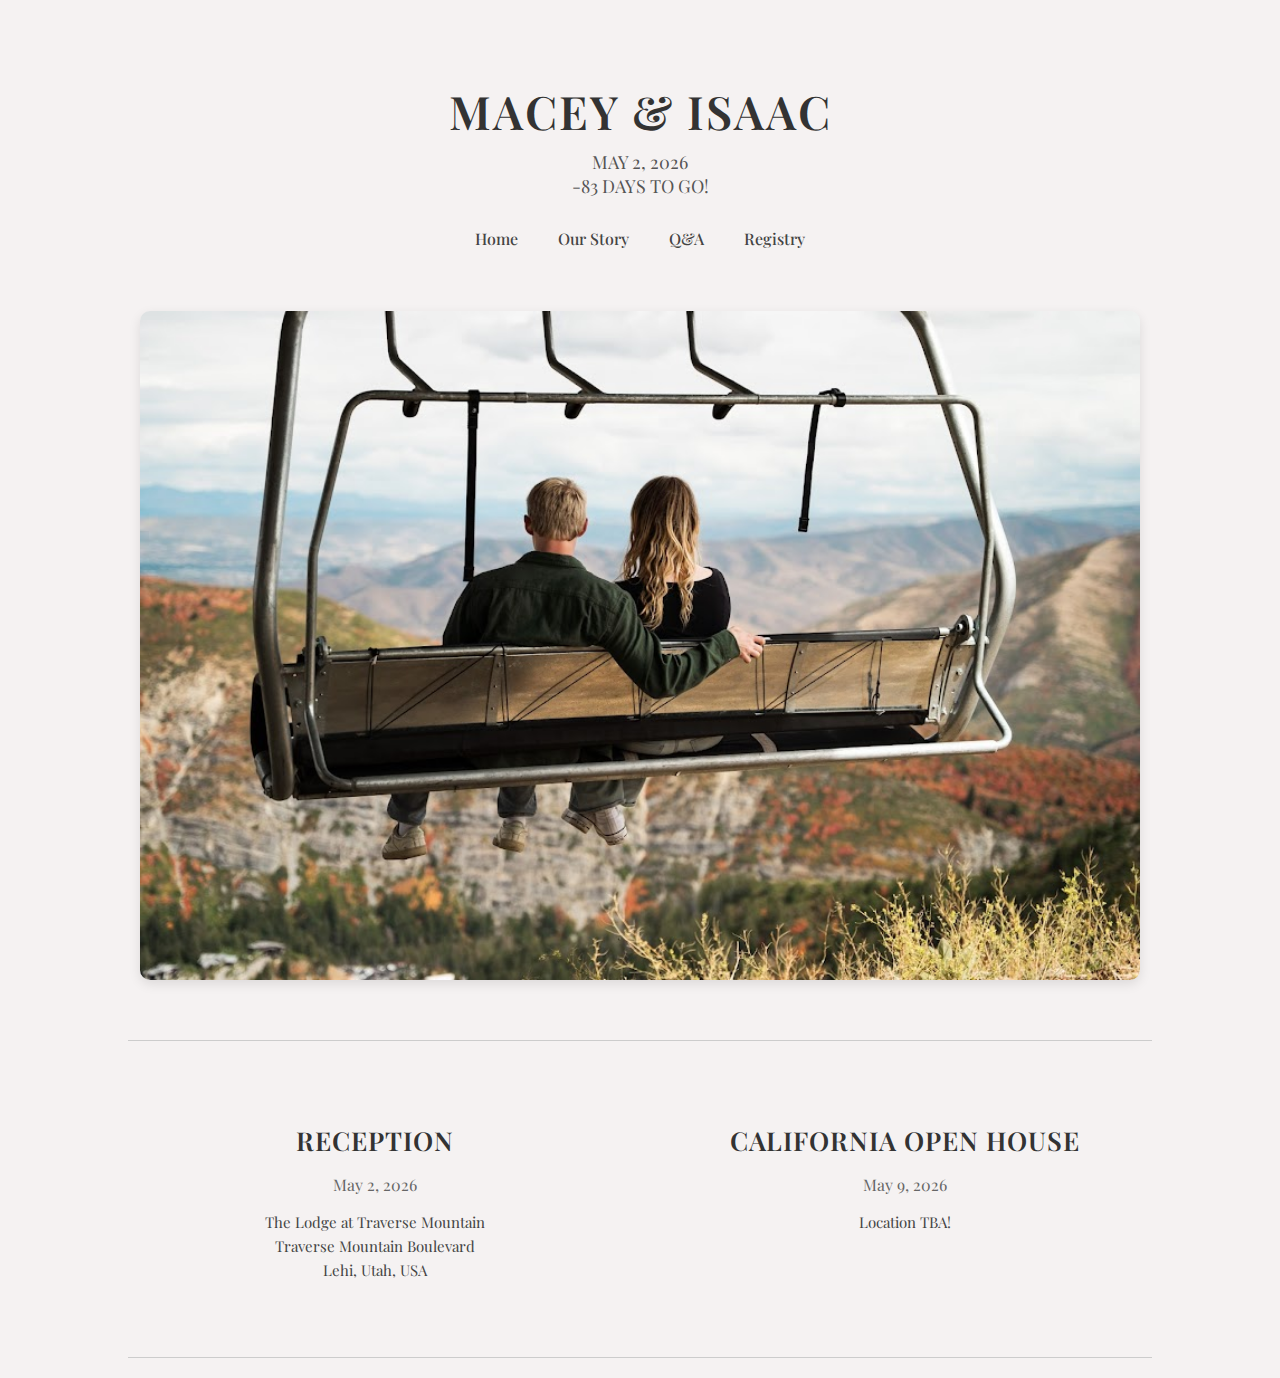
<file: index.html>
<!DOCTYPE html>
<html lang="en">
	<head>
		<meta charset="UTF-8" />
		<meta name="viewport" content="width=device-width, initial-scale=1.0" />
		<title>Macey & Isaac</title>
		<link rel="stylesheet" href="styles/home-styles.css" />
		<link href="https://fonts.googleapis.com/css2?family=Playfair+Display&display=swap" rel="stylesheet" />
		<link rel="icon" type="image/x-icon" href="favicon.png" />
	</head>
	<body>
		<header class="hero">
			<h1 class="names">MACEY & ISAAC</h1>

			<p class="date">
				MAY 2, 2026<br />
				<span id="days" class="countdown"></span> DAYS TO GO!
			</p>

			<script>
				// Set your wedding date (year, month - 1, day)
				const weddingDate = new Date(2026, 4, 2); // May 2, 2026

				function updateCountdown() {
					const now = new Date();
					const diff = weddingDate - now;
					const days = Math.ceil(diff / (1000 * 60 * 60 * 24));
					document.getElementById("days").textContent = days;
				}

				updateCountdown();
				setInterval(updateCountdown, 1000 * 60 * 60); // update every hour
			</script>

			<button class="menu-toggle" aria-label="Toggle menu">
				<span></span>
				<span></span>
				<span></span>
			</button>

			<nav class="nav">
				<a href="#">Home</a>
				<a href="html/ourstory.html">Our Story</a>
				<a href="html/q-and-a.html">Q&A</a>
				<a href="https://www.amazon.com/hz/wishlist/ls/2C523YDBJEFOI?ref=cm_sw_em_r_un_un_XYK5Imj1GsleZ">Registry</a>
			</nav>
		</header>

		<section class="photo">
			<img src="photo.jpg" alt="Isaac and Macey" />
		</section>
		<hr class="divider" />

		<section class="event-container">
			<div class="event-column">
				<h2>Reception</h2>
				<p class="event-date">May 2, 2026</p>
				<p class="location">
					The Lodge at Traverse Mountain<br />
					Traverse Mountain Boulevard<br />
					Lehi, Utah, USA
				</p>
			</div>

			<div class="event-column">
				<h2>California Open House</h2>
				<p class="event-date">May 9, 2026</p>
				<p class="location">Location TBA!</p>
			</div>
		</section>

		<hr class="divider" />

		<script>
			document.querySelector('.menu-toggle').addEventListener('click', function() {
				document.querySelector('.nav').classList.toggle('active');
			});
		</script>
	</body>
</html>
</file>
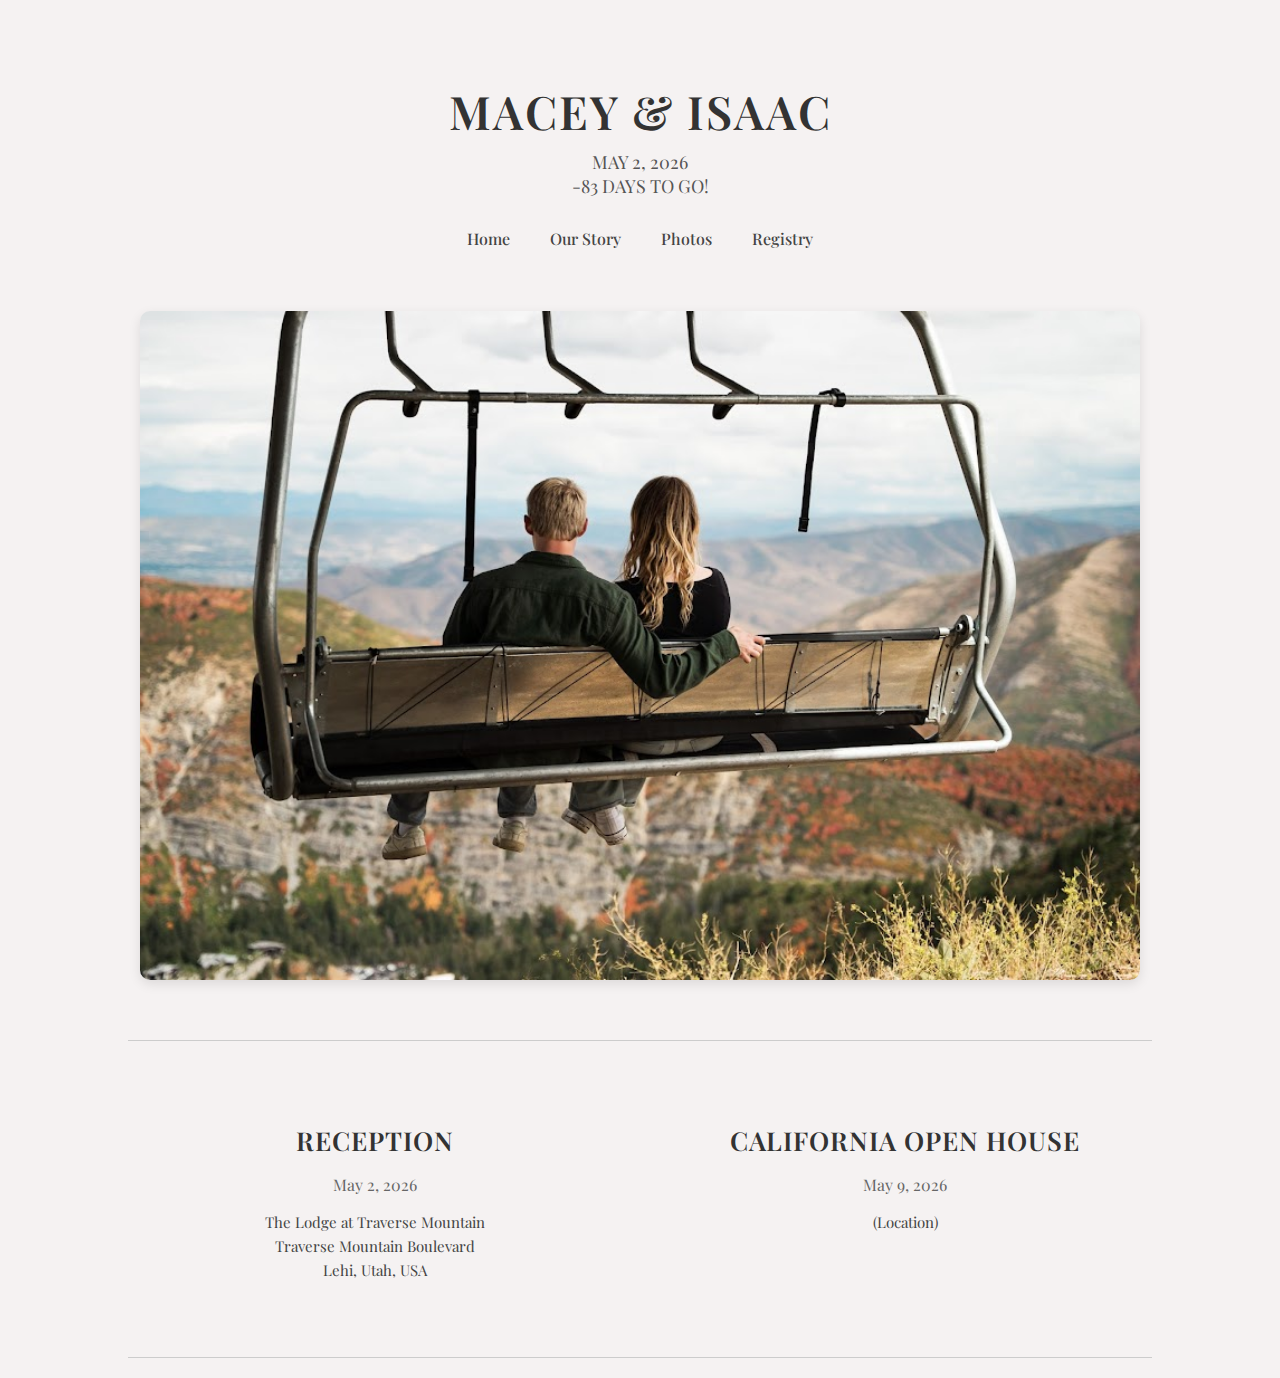
<file: home.html>
<!DOCTYPE html>
<html lang="en">
	<head>
		<meta charset="UTF-8" />
		<meta name="viewport" content="width=device-width, initial-scale=1.0" />
		<title>Isaac & Macey - Wedding</title>
		<link rel="stylesheet" href="style.css" />
		<link href="https://fonts.googleapis.com/css2?family=Playfair+Display&display=swap" rel="stylesheet" />
	</head>
	<body>
		<header class="hero">
			<h1 class="names">MACEY & ISAAC</h1>

			<p class="date">
				MAY 2, 2026<br />
				<span id="days" class="countdown"></span> DAYS TO GO!
			</p>

			<script>
				// Set your wedding date (year, month - 1, day)
				const weddingDate = new Date(2026, 4, 2); // May 2, 2026

				function updateCountdown() {
					const now = new Date();
					const diff = weddingDate - now;
					const days = Math.ceil(diff / (1000 * 60 * 60 * 24));
					document.getElementById("days").textContent = days;
				}

				updateCountdown();
				setInterval(updateCountdown, 1000 * 60 * 60); // update every hour
			</script>

			<nav class="nav">
				<a href="#">Home</a>
				<a href="ourstory.html">Our Story</a>
				<a href="#">Photos</a>
				<a href="#">Registry</a>
			</nav>
		</header>

		<section class="photo">
			<img src="photo.jpg" alt="Isaac and Macey" />
		</section>
		<hr class="divider" />

		<section class="event-container">
			<div class="event-column">
				<h2>Reception</h2>
				<p class="event-date">May 2, 2026</p>
				<p class="location">
					The Lodge at Traverse Mountain<br />
					Traverse Mountain Boulevard<br />
					Lehi, Utah, USA
				</p>
			</div>

			<div class="event-column">
				<h2>California Open House</h2>
				<p class="event-date">May 9, 2026</p>
				<p class="location">(Location)</p>
			</div>
		</section>

		<hr class="divider" />
	</body>
</html>
</file>
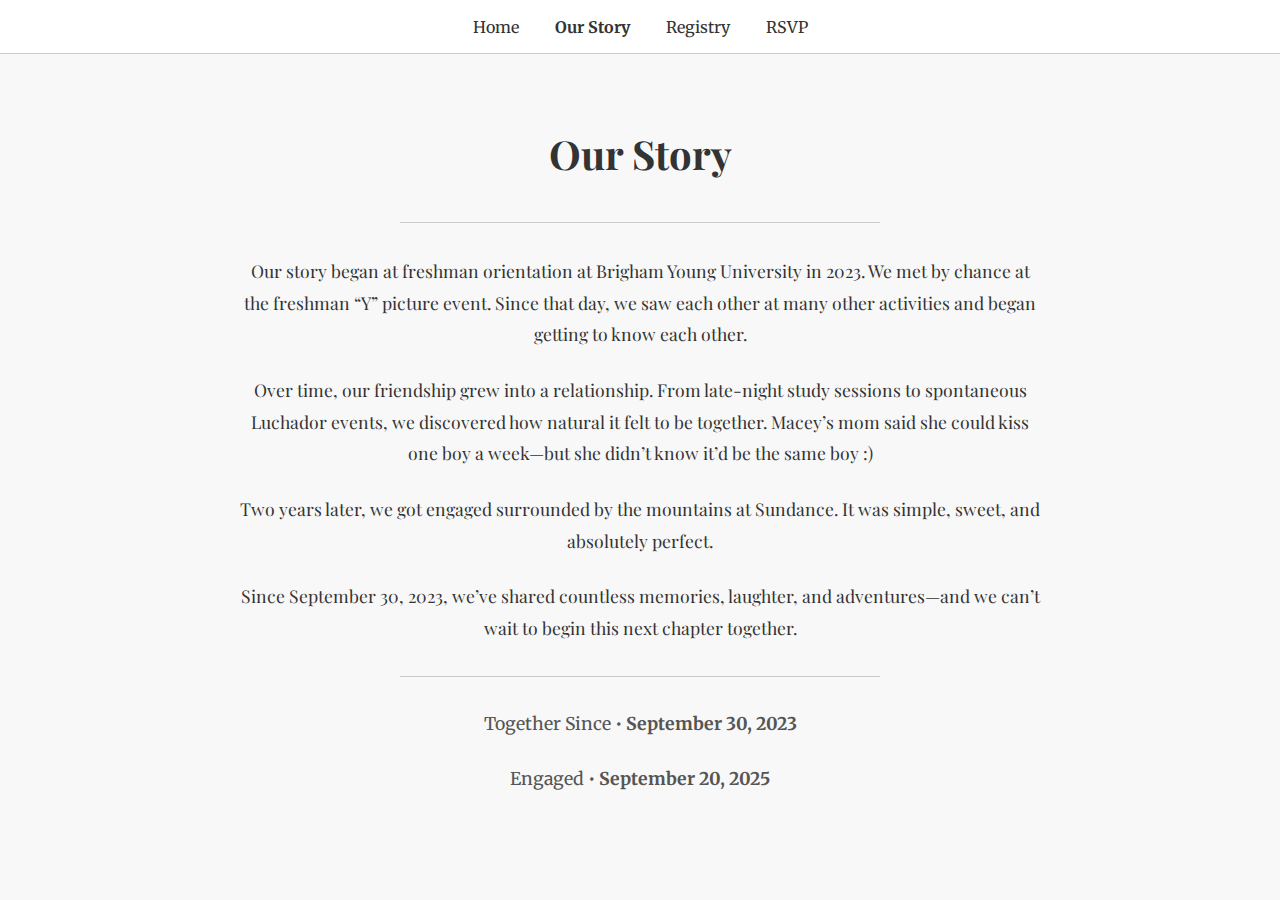
<file: ourstory.html>
<!DOCTYPE html>
<html lang="en">
	<head>
		<meta charset="UTF-8" />
		<meta name="viewport" content="width=device-width, initial-scale=1.0" />
		<title>Our Story</title>
		<link href="https://fonts.googleapis.com/css2?family=Playfair+Display&family=Merriweather:wght@400;700&display=swap" rel="stylesheet" />
		<link rel="stylesheet" href="ourstory.css" />
	</head>
	<body>
		<nav>
			<a href="home.html">Home</a>
			<a href="ourstory.html" class="active">Our Story</a>
			<a href="registry.html">Registry</a>
			<a href="rsvp.html">RSVP</a>
		</nav>

		<section class="story-container">
			<h1>Our Story</h1>
			<hr />

			<p>
				Our story began at freshman orientation at Brigham Young University in 2023. We met by chance at the freshman “Y” picture event. Since that day, we
				saw each other at many other activities and began getting to know each other.
			</p>

			<p>
				Over time, our friendship grew into a relationship. From late-night study sessions to spontaneous Luchador events, we discovered how natural it felt
				to be together. Macey’s mom said she could kiss one boy a week—but she didn’t know it’d be the same boy :)
			</p>

			<p>Two years later, we got engaged surrounded by the mountains at Sundance. It was simple, sweet, and absolutely perfect.</p>

			<p>Since September 30, 2023, we’ve shared countless memories, laughter, and adventures—and we can’t wait to begin this next chapter together.</p>

			<hr />
			<div class="dates">
				<p>Together Since • <strong>September 30, 2023</strong></p>
				<p>Engaged • <strong>September 20, 2025</strong></p>
			</div>
		</section>
	</body>
</html>
</file>
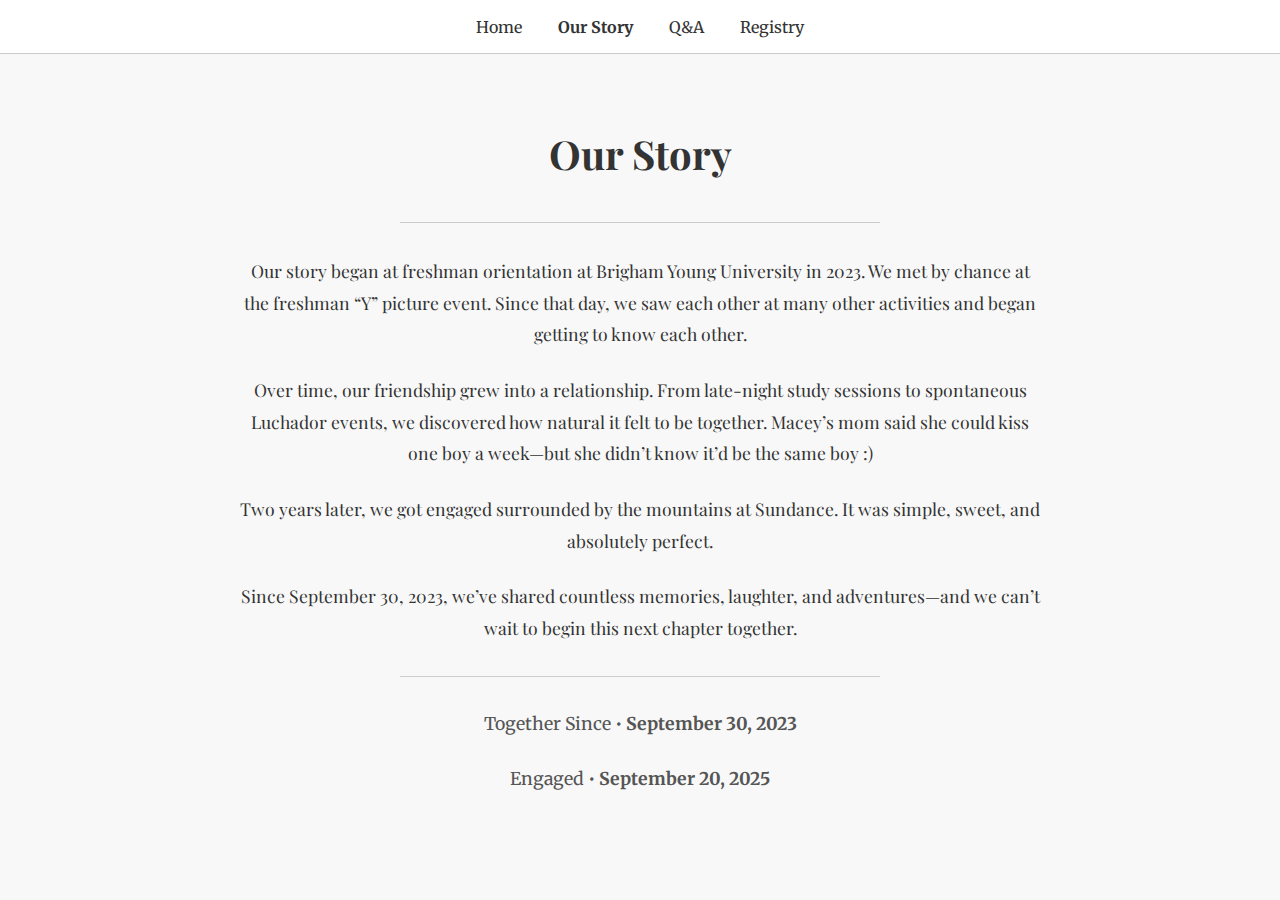
<file: html/ourstory.html>
<!DOCTYPE html>
<html lang="en">
	<head>
		<meta charset="UTF-8" />
		<meta name="viewport" content="width=device-width, initial-scale=1.0" />
		<title>Our Story | Macey & Isaac</title>
		<link href="https://fonts.googleapis.com/css2?family=Playfair+Display&family=Merriweather:wght@400;700&display=swap" rel="stylesheet" />
		<link rel="stylesheet" href="../styles/styles.css" />
		<link rel="icon" type="image/x-icon" href="../favicon.png" />
	</head>
	<body>
		<button class="menu-toggle" aria-label="Toggle menu">
			<span></span>
			<span></span>
			<span></span>
		</button>
		<nav>
			<a href="../index.html">Home</a>
			<a href="#" class="active">Our Story</a>
			<a href="q-and-a.html">Q&A</a>
			<a href="../registry" target="_blank">Registry</a>
		</nav>

		<section class="story-container">
			<h1>Our Story</h1>
			<hr />

			<p>
				Our story began at freshman orientation at Brigham Young University in 2023. We met by chance at the freshman “Y” picture event. Since that day, we
				saw each other at many other activities and began getting to know each other.
			</p>

			<p>
				Over time, our friendship grew into a relationship. From late-night study sessions to spontaneous Luchador events, we discovered how natural it felt
				to be together. Macey’s mom said she could kiss one boy a week—but she didn’t know it’d be the same boy :)
			</p>

			<p>Two years later, we got engaged surrounded by the mountains at Sundance. It was simple, sweet, and absolutely perfect.</p>

			<p>Since September 30, 2023, we’ve shared countless memories, laughter, and adventures—and we can’t wait to begin this next chapter together.</p>

			<hr />
			<div class="dates">
				<p>Together Since • <strong>September 30, 2023</strong></p>
				<p>Engaged • <strong>September 20, 2025</strong></p>
			</div>
		</section>

		<script>
			document.querySelector('.menu-toggle').addEventListener('click', function() {
				document.querySelector('nav').classList.toggle('active');
			});
		</script>
	</body>
</html>
</file>
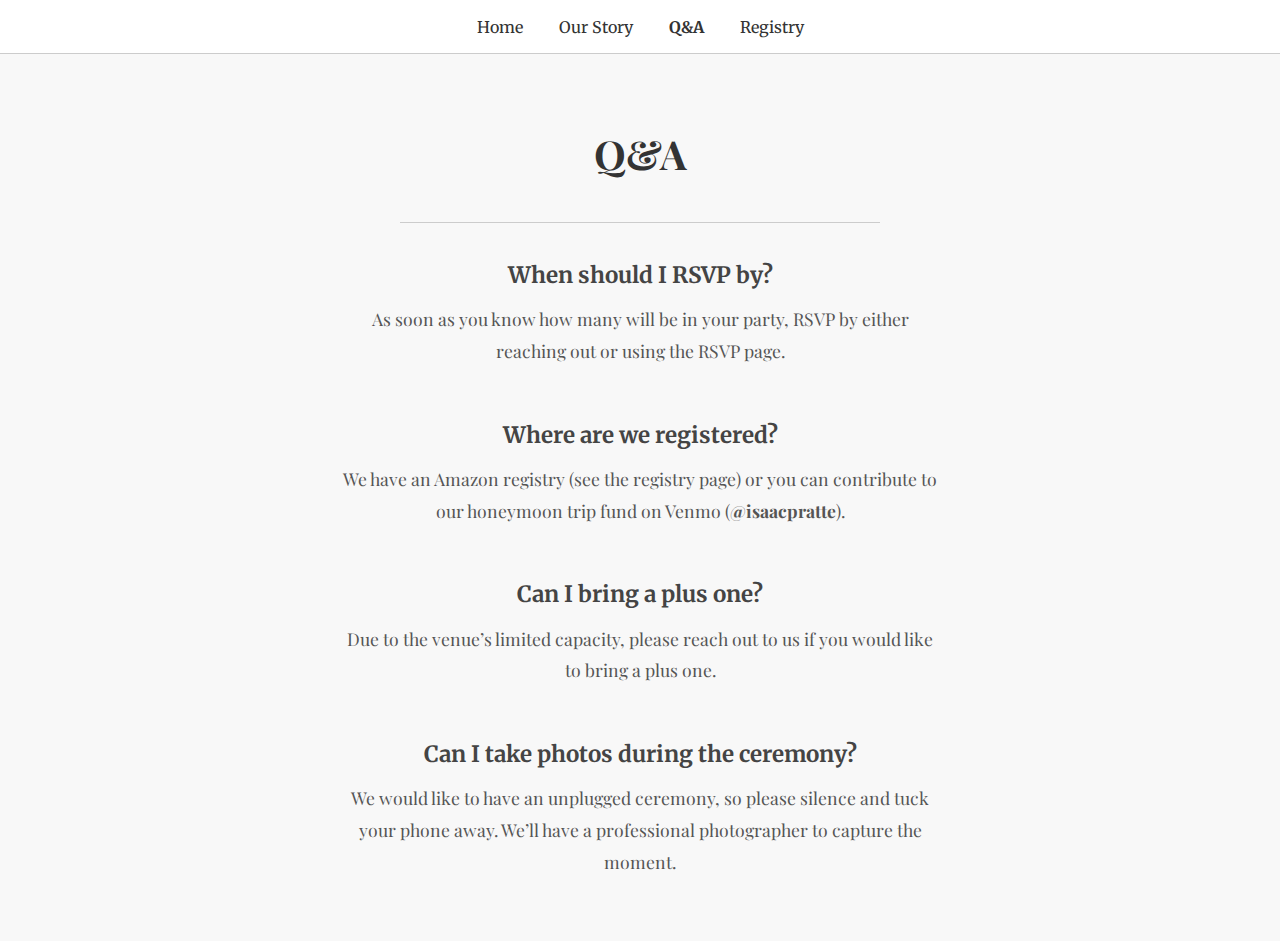
<file: html/q-and-a.html>
<!DOCTYPE html>
<html lang="en">
	<head>
		<meta charset="UTF-8" />
		<meta name="viewport" content="width=device-width, initial-scale=1.0" />
		<title>Q&A | Macey & Isaac</title>
		<link href="https://fonts.googleapis.com/css2?family=Playfair+Display&family=Merriweather:wght@400;700&display=swap" rel="stylesheet" />
		<link rel="stylesheet" href="../styles/styles.css" />
		<link rel="icon" type="image/x-icon" href="../favicon.png" />
	</head>
	<body>
		<button class="menu-toggle" aria-label="Toggle menu">
			<span></span>
			<span></span>
			<span></span>
		</button>
		<nav>
			<a href="../index.html">Home</a>
			<a href="ourstory.html">Our Story</a>
			<a href="#" class="active">Q&A</a>
			<a href="https://www.amazon.com/hz/wishlist/ls/2C523YDBJEFOI?ref=cm_sw_em_r_un_un_XYK5Imj1GsleZ" target="_blank">Registry</a>
		</nav>

		<section class="qa-container">
			<h1>Q&amp;A</h1>
			<hr />

			<div class="qa-item">
				<h2>When should I RSVP by?</h2>
				<p>As soon as you know how many will be in your party, RSVP by either reaching out or using the RSVP page.</p>
			</div>

			<div class="qa-item">
				<h2>Where are we registered?</h2>
				<p>We have an Amazon registry (see the registry page) or you can contribute to our honeymoon trip fund on Venmo (<strong>@isaacpratte</strong>).</p>
			</div>

			<div class="qa-item">
				<h2>Can I bring a plus one?</h2>
				<p>Due to the venue’s limited capacity, please reach out to us if you would like to bring a plus one.</p>
			</div>

			<div class="qa-item">
				<h2>Can I take photos during the ceremony?</h2>
				<p>
					We would like to have an unplugged ceremony, so please silence and tuck your phone away. We’ll have a professional photographer to capture the
					moment.
				</p>
			</div>
		</section>

	
		<script>
			document.querySelector('.menu-toggle').addEventListener('click', function() {
				document.querySelector('nav').classList.toggle('active');
			});
		</script>
	</body>
</html>
</file>
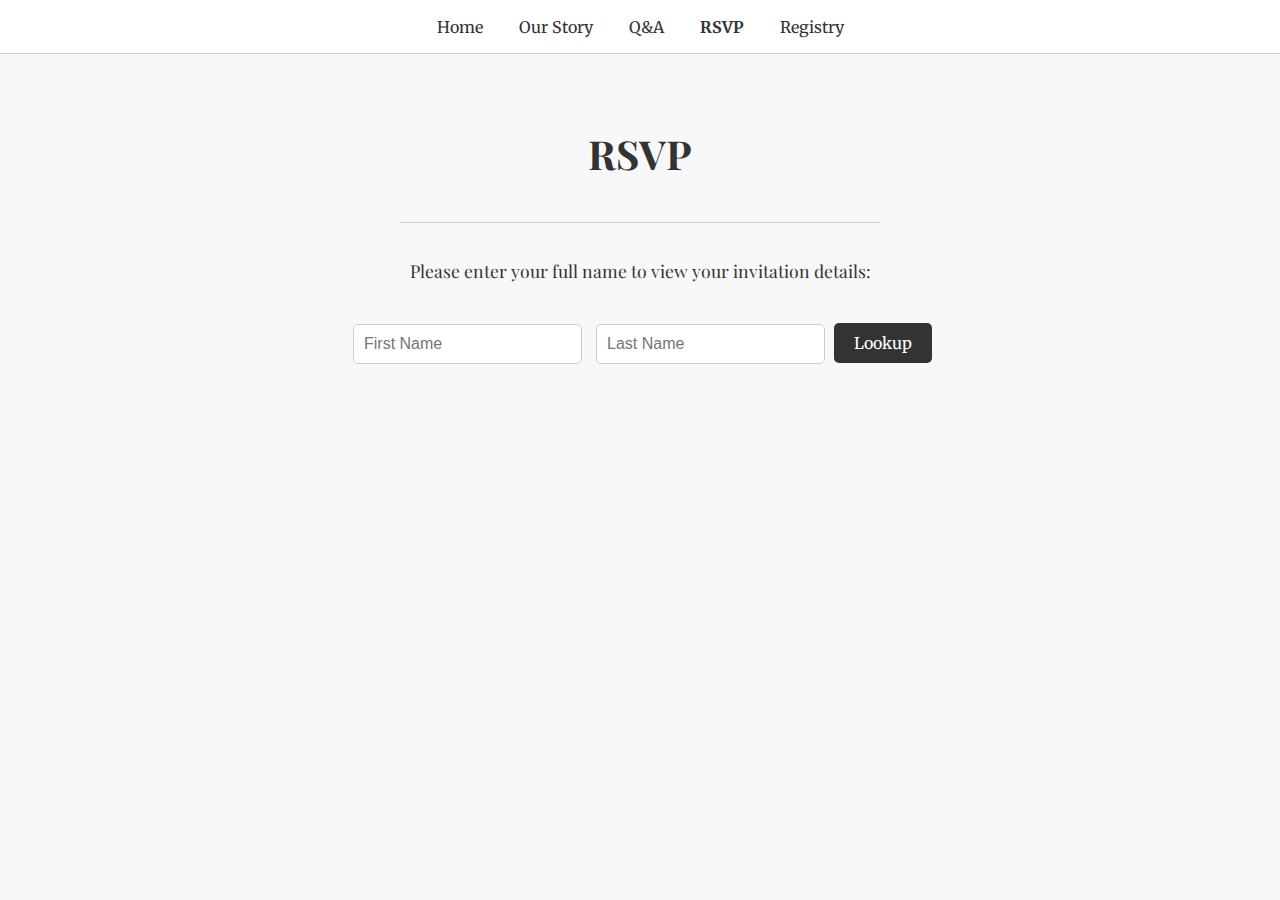
<file: html/rsvp.html>
<!DOCTYPE html>
<html lang="en">
	<head>
		<meta charset="UTF-8" />
		<meta name="viewport" content="width=device-width, initial-scale=1.0" />
		<title>RSVP | Macey & Isaac</title>
		<link href="https://fonts.googleapis.com/css2?family=Playfair+Display&family=Merriweather:wght@400;700&display=swap" rel="stylesheet" />
		<link rel="stylesheet" href="../styles/styles.css" />
		<link rel="icon" type="image/x-icon" href="../favicon.png" />
	</head>
	<body>
		<button class="menu-toggle" aria-label="Toggle menu">
			<span></span>
			<span></span>
			<span></span>
		</button>
		<nav>
			<a href="../index.html">Home</a>
			<a href="ourstory.html">Our Story</a>
			<a href="q-and-a.html">Q&A</a>
			<a href="#" class="active">RSVP</a>
			<a href="https://www.amazon.com/hz/wishlist/ls/2C523YDBJEFOI?ref=cm_sw_em_r_un_un_XYK5Imj1GsleZ" target="_blank">Registry</a>
		</nav>

		<section class="rsvp-container">
			<h1>RSVP</h1>
			<hr />

			<p>Please enter your full name to view your invitation details:</p>

			<div class="form-group">
				<input type="text" id="firstName" placeholder="First Name" required />
				<input type="text" id="lastName" placeholder="Last Name" required />
				<button onclick="lookupGuest()">Lookup</button>
			</div>

			<div id="results"></div>
		</section>

		<script>
			const scriptURL = "https://script.google.com/macros/s/AKfycbxpkNOTghFOIE2WS0VmTIMVlbh0nXrx0pGCfCeUgArcA4E0C42NMsdQYdDvH0n2Iw-o1A/exec";
			let currentGuest = null;

			async function lookupGuest() {
				const firstName = document.getElementById("firstName").value.trim();
				const lastName = document.getElementById("lastName").value.trim();
				const results = document.getElementById("results");

				if (!firstName || !lastName) {
					results.innerHTML = "<p class='error'>Please enter both first and last name.</p>";
					return;
				}

				results.innerHTML = "<p>Searching...</p>";

				try {
					const response = await fetch(`${scriptURL}?action=lookup&first=${encodeURIComponent(firstName)}&last=${encodeURIComponent(lastName)}`);
					const data = await response.json();

					if (!data.found) {
						results.innerHTML = "<p class='error'>Name not found. Please double-check your entry.</p>";
						return;
					}

					// Store guest data for submission
					currentGuest = {
						guest_id: data.guest_id,
						display_name: data.display_name,
						name_entered: `${firstName} ${lastName}`,
					};

					let html = `<h2>Welcome, ${data.display_name}!</h2><p>Please RSVP for the following events:</p><form id="rsvpForm" onsubmit="submitRSVP(event)">`;

					if (data.ceremony_invite)
						html += `<label>Ceremony: </label><select name="ceremony" required><option value="">Select...</option><option value="Yes">Yes</option><option value="No">No</option></select><br><br>`;

					if (data.reception_invite)
						html += `<label>Reception: </label><select name="reception" required><option value="">Select...</option><option value="Yes">Yes</option><option value="No">No</option></select><br><br>`;

					if (data.california_open_house_invite)
						html += `<label>California Open House: </label><select name="california" required><option value="">Select...</option><option value="Yes">Yes</option><option value="No">No</option></select><br><br>`;

					html += `
			<label>If you're filling this our for your whole family, please list everyone who will be joining you (or any additional comments):</label>
			<textarea name="comments" rows="3" style="width:100%; margin-top:5px;"></textarea>
			<br><br>
			<button type="submit">Submit RSVP</button>
		</form>`;

					results.innerHTML = html;
				} catch (err) {
					console.error(err);
					results.innerHTML = "<p class='error'>Error connecting to server. Try again later.</p>";
				}
			}

			async function submitRSVP(event) {
				event.preventDefault();

				const form = event.target;
				const formData = new FormData(form);
				const results = document.getElementById("results");

				// Build submission URL
				let submitURL = `${scriptURL}?action=submit`;
				submitURL += `&guest_id=${encodeURIComponent(currentGuest.guest_id)}`;
				submitURL += `&name_entered=${encodeURIComponent(currentGuest.name_entered)}`;
				submitURL += `&ceremony_response=${encodeURIComponent(formData.get("ceremony") || "N/A")}`;
				submitURL += `&reception_response=${encodeURIComponent(formData.get("reception") || "N/A")}`;
				submitURL += `&california_response=${encodeURIComponent(formData.get("california") || "N/A")}`;
				submitURL += `&comments=${encodeURIComponent(formData.get("comments") || "")}`;

				results.innerHTML = "<p>Submitting your RSVP...</p>";

				try {
					const response = await fetch(submitURL);
					const data = await response.json();

					if (data.success) {
						results.innerHTML = `<div style="text-align:center; padding:20px;"><h2>✓ Thank You!</h2><p>Your RSVP has been submitted successfully.</p><p>We look forward to celebrating with you!</p></div>`;
					} else {
						results.innerHTML = "<p class='error'>There was an issue submitting your RSVP. Please try again.</p>";
					}
				} catch (err) {
					console.error(err);
					results.innerHTML = "<p class='error'>Error submitting RSVP. Please try again later.</p>";
				}
			}
		</script>

		
		<script>
			document.querySelector('.menu-toggle').addEventListener('click', function() {
				document.querySelector('nav').classList.toggle('active');
			});
		</script>
	</body>
</html>
</file>
<file: styles/home-styles.css>
/* Base Styles */
body {
	margin: 0;
	padding: 0;
	font-family: "Playfair Display", serif;
	background-color: #f5f2f2;
	color: #333;
	text-align: center;
}

/* Header */
header.hero {
	padding: 80px 20px 20px;
}

.names {
	font-size: 46px;
	font-weight: 600;
	letter-spacing: 2px;
	margin: 0;
}

.date {
	font-size: 18px;
	color: #555;
	margin-top: 8px;
}

.countdown {
	display: inline;
	font-size: 18px;
	color: #555;
	margin-top: 4px;
	font-family: "Playfair Display", serif;
}

/* Navigation */
.nav {
	margin-top: 30px;
	display: flex;
	justify-content: center;
	gap: 40px;
}

.nav a {
	text-decoration: none;
	color: #444;
	font-weight: 500;
	position: relative;
	transition: color 0.3s;
}

.nav a:hover {
	color: #000;
}

.nav a::after {
	content: "";
	display: block;
	width: 0;
	height: 2px;
	background: #444;
	transition: width 0.3s;
	margin: 0 auto;
}

.nav a:hover::after {
	width: 50%;
}

/* Photo Section */
.photo img {
	width: 100%;
	max-width: 1000px;
	display: block;
	margin: 40px auto 60px;
	border-radius: 10px;
	box-shadow: 0 4px 12px rgba(0, 0, 0, 0.1);
}

/* Event Section */
.event-container {
	display: flex;
	flex-wrap: wrap;
	justify-content: center;
	align-items: flex-start;
	gap: 60px;
	padding: 40px 20px;
	max-width: 1000px;
	margin: 0 auto;
}

.event-column {
	flex: 1 1 300px;
	text-align: center;
}

.event-column h2 {
	font-size: 26px;
	font-weight: 600;
	letter-spacing: 1px;
	margin-bottom: 10px;
	text-transform: uppercase;
}

.event-date {
	color: #666;
	font-size: 16px;
	margin-bottom: 10px;
}

.location {
	color: #444;
	font-size: 15px;
	line-height: 1.6;
}

/* Divider Lines */
.divider {
	border: none;
	border-top: 1px solid #ccc;
	width: 80%;
	margin: 20px auto;
}

/* Footer */
footer {
	background-color: #f1efef;
	padding: 20px;
	font-size: 14px;
	color: #666;
	border-top: 1px solid #ddd;
}

/* Responsive */
.menu-toggle {
	display: none;
	background: none;
	border: none;
	flex-direction: column;
	gap: 5px;
	cursor: pointer;
	padding: 10px;
	margin: 20px auto 0;
}

.menu-toggle span {
	width: 25px;
	height: 2px;
	background-color: #444;
	transition: all 0.3s;
}

@media (max-width: 768px) {
	.menu-toggle {
		display: flex;
	}

	.nav {
		flex-direction: column;
		gap: 0;
		max-height: 0;
		overflow: hidden;
		transition: max-height 0.3s ease;
	}

	.nav.active {
		max-height: 400px;
	}

	.nav a {
		padding: 15px;
		border-bottom: 1px solid #e0e0e0;
		margin-top: 10px;
	}

	.nav a::after {
		display: none;
	}

	.event-container {
		flex-direction: column;
		gap: 40px;
		align-items: center;
	}

	.event-column {
		width: 100%;
		max-width: 400px;
	}

	.menu-toggle {
		display: flex;
		margin: 20px auto 0;
	}
	
	.photo img {
		margin-top: 10px;
	}
	
}
</file>
<file: style.css>
/* Base Styles */
body {
	margin: 0;
	padding: 0;
	font-family: "Playfair Display", serif;
	background-color: #f5f2f2;
	color: #333;
	text-align: center;
}

/* Header */
header.hero {
	padding: 80px 20px 20px;
}

.names {
	font-size: 46px;
	font-weight: 600;
	letter-spacing: 2px;
	margin: 0;
}

.date {
	font-size: 18px;
	color: #555;
	margin-top: 8px;
}

.countdown {
	display: inline;
	font-size: 18px;
	color: #555;
	margin-top: 4px;
	font-family: "Playfair Display", serif;
}

/* Navigation */
.nav {
	margin-top: 30px;
	display: flex;
	justify-content: center;
	gap: 40px;
}

.nav a {
	text-decoration: none;
	color: #444;
	font-weight: 500;
	position: relative;
	transition: color 0.3s;
}

.nav a:hover {
	color: #000;
}

.nav a::after {
	content: "";
	display: block;
	width: 0;
	height: 2px;
	background: #444;
	transition: width 0.3s;
	margin: 0 auto;
}

.nav a:hover::after {
	width: 50%;
}

/* Photo Section */
.photo img {
	width: 100%;
	max-width: 1000px;
	display: block;
	margin: 40px auto 60px;
	border-radius: 10px;
	box-shadow: 0 4px 12px rgba(0, 0, 0, 0.1);
}

/* Event Section */
.event-container {
	display: flex;
	flex-wrap: wrap;
	justify-content: center;
	align-items: flex-start;
	gap: 60px;
	padding: 40px 20px;
	max-width: 1000px;
	margin: 0 auto;
}

.event-column {
	flex: 1 1 300px;
	text-align: center;
}

.event-column h2 {
	font-size: 26px;
	font-weight: 600;
	letter-spacing: 1px;
	margin-bottom: 10px;
	text-transform: uppercase;
}

.event-date {
	color: #666;
	font-size: 16px;
	margin-bottom: 10px;
}

.location {
	color: #444;
	font-size: 15px;
	line-height: 1.6;
}

/* Divider Lines */
.divider {
	border: none;
	border-top: 1px solid #ccc;
	width: 80%;
	margin: 20px auto;
}

/* Footer */
footer {
	background-color: #f1efef;
	padding: 20px;
	font-size: 14px;
	color: #666;
	border-top: 1px solid #ddd;
}

/* Responsive */
@media (max-width: 768px) {
	.event-container {
		flex-direction: column;
		gap: 40px;
	}
}
</file>
<file: ourstory.css>
body {
	margin: 0;
	font-family: "Playfair Display", serif;
	background-color: #f8f8f8;
	color: #333;
}

nav {
	text-align: center;
	padding: 1rem;
	border-bottom: 1px solid #ccc;
	background-color: #fff;
}

nav a {
	text-decoration: none;
	color: #333;
	margin: 0 1rem;
	font-family: "Merriweather", serif;
}

nav a.active {
	font-weight: bold;
}

.story-container {
	max-width: 800px;
	margin: 4rem auto;
	text-align: center;
	padding: 0 2rem;
	line-height: 1.8;
}

.story-container h1 {
	font-size: 2.5rem;
	margin-bottom: 1rem;
}

.story-container hr {
	border: none;
	border-top: 1px solid #ccc;
	width: 60%;
	margin: 2rem auto;
}

.story-container p {
	font-size: 1.1rem;
	margin-bottom: 1.5rem;
}

.dates {
	margin-top: 2rem;
	font-size: 1rem;
	font-family: "Merriweather", serif;
	color: #555;
}
</file>
<file: styles/styles.css>
/* Global Styles */
body {
	margin: 0;
	font-family: "Playfair Display", serif;
	background-color: #f8f8f8;
	color: #333;
}

/* Navigation */
nav {
	text-align: center;
	padding: 1rem;
	border-bottom: 1px solid #ccc;
	background-color: #fff;
}

nav a {
	text-decoration: none;
	color: #333;
	margin: 0 1rem;
	font-family: "Merriweather", serif;
}

nav a.active {
	font-weight: bold;
}

/* Shared Container Styles */
.story-container,
.qa-container,
.rsvp-container {
	max-width: 800px;
	margin: 4rem auto;
	text-align: center;
	padding: 0 2rem;
	line-height: 1.8;
}

.story-container h1,
.qa-container h1,
.rsvp-container h1 {
	font-size: 2.5rem;
	margin-bottom: 1rem;
}

.story-container hr,
.qa-container hr,
.rsvp-container hr {
	border: none;
	border-top: 1px solid #ccc;
	width: 60%;
	margin: 2rem auto;
}

.story-container p,
.rsvp-container p {
	font-size: 1.1rem;
	margin-bottom: 1.5rem;
}

/* Our Story Page */
.dates {
	margin-top: 2rem;
	font-size: 1rem;
	font-family: "Merriweather", serif;
	color: #555;
}

/* Q&A Page */
.qa-item {
	margin-bottom: 3rem;
}

.qa-item h2 {
	font-size: 1.4rem;
	font-family: "Merriweather", serif;
	margin-bottom: 0.5rem;
	color: #444;
}

.qa-item p {
	font-size: 1.1rem;
	margin: 0 auto;
	max-width: 600px;
	color: #555;
}

/* RSVP Page */
.form-group {
	margin: 2rem 0;
}

input {
	padding: 10px;
	font-size: 1rem;
	margin: 5px;
	border-radius: 5px;
	border: 1px solid #ccc;
}

button {
	background-color: #333;
	color: #fff;
	border: none;
	padding: 10px 20px;
	font-size: 1rem;
	border-radius: 5px;
	cursor: pointer;
	font-family: "Merriweather", serif;
}

button:hover {
	background-color: #555;
}

.error {
	color: red;
	margin-top: 1rem;
}

/* Mobile Navigation */
@media (max-width: 768px) {
	nav {
		display: flex;
		flex-direction: column;
		gap: 0.75rem;
		padding: 1.5rem 1rem;
	}

	nav a {
		margin: 0;
		padding: 0.5rem;
	}

	.story-container,
	.qa-container,
	.rsvp-container {
		margin: 2rem auto;
		padding: 0 1.5rem;
	}

	.story-container h1,
	.qa-container h1,
	.rsvp-container h1 {
		font-size: 2rem;
	}
}


/* Hamburger Menu */
.menu-toggle {
	display: none;
	background: none;
	border: none;
	flex-direction: column;
	gap: 5px;
	cursor: pointer;
	padding: 10px;
	margin: 10px auto 0;
}

.menu-toggle span {
	width: 25px;
	height: 2px;
	background-color: #333;
	transition: all 0.3s;
}

.menu-toggle:hover {
	background: transparent;
}

/* Mobile RSVP Form */
/* Mobile Navigation */
@media (max-width: 768px) {
	.menu-toggle {
		display: flex;
		background-color: #fff;
		margin: 0;
		padding: 15px;
		width: 100%;
		border-bottom: 1px solid #ccc;
		align-items: flex-end;
	}
	
	nav a {
		margin: 0;
		padding: 15px;
		border-bottom: 1px solid #e0e0e0;
		text-align: right;
	}

	nav {
		display: flex;
		flex-direction: column;
		gap: 0;
		padding: 0;
		max-height: 0;
		overflow: hidden;
		transition: max-height 0.3s ease;
		border-bottom: none;
	}

	nav.active {
		max-height: 400px;
		border-bottom: 1px solid #ccc;
	}

	.story-container,
	.qa-container,
	.rsvp-container {
		margin: 2rem auto;
		padding: 0 1.5rem;
	}

	.story-container h1,
	.qa-container h1,
	.rsvp-container h1 {
		font-size: 2rem;
	}

	.form-group {
		display: flex;
		flex-direction: column;
		align-items: center;
	}

	.form-group input,
	.form-group button {
		margin: 5px 0;
		width: 80%;
		max-width: 300px;
	}
}
</file>
